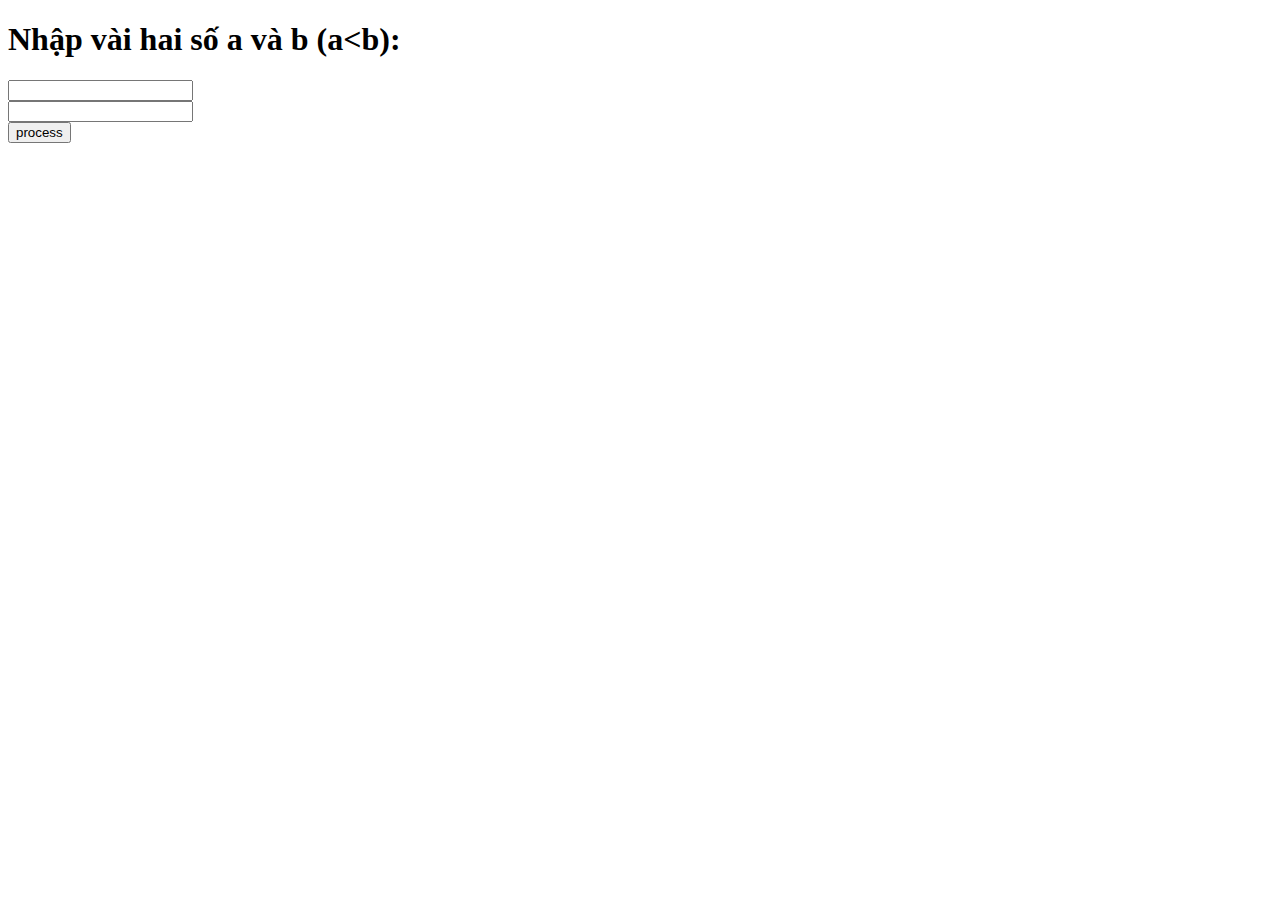
<file: bài 1/index.html>
<!DOCTYPE html>
<html lang="en">
  <head>
    <meta charset="UTF-8" />
    <meta
      name="viewport"
      content="width=device-width, initial-scale=1.0" />
    <title>bài 1</title>
  </head>
  <body>
    <h1>Nhập vài hai số a và b <span>(a&lt;b):</span></h1>
    <div class="numberone">
      <input
        type="number"
        id="number1" />
    </div>
    <div class="numbertwo">
      <input
        type="number"
        id="number2" />
    </div>
    <button onclick="result()">process</button>
    <h2 class="Primenum"></h2>
    <h2 class="Primesum"></h2>
    <script src="./app.js"></script>
  </body>
</html>
</file>
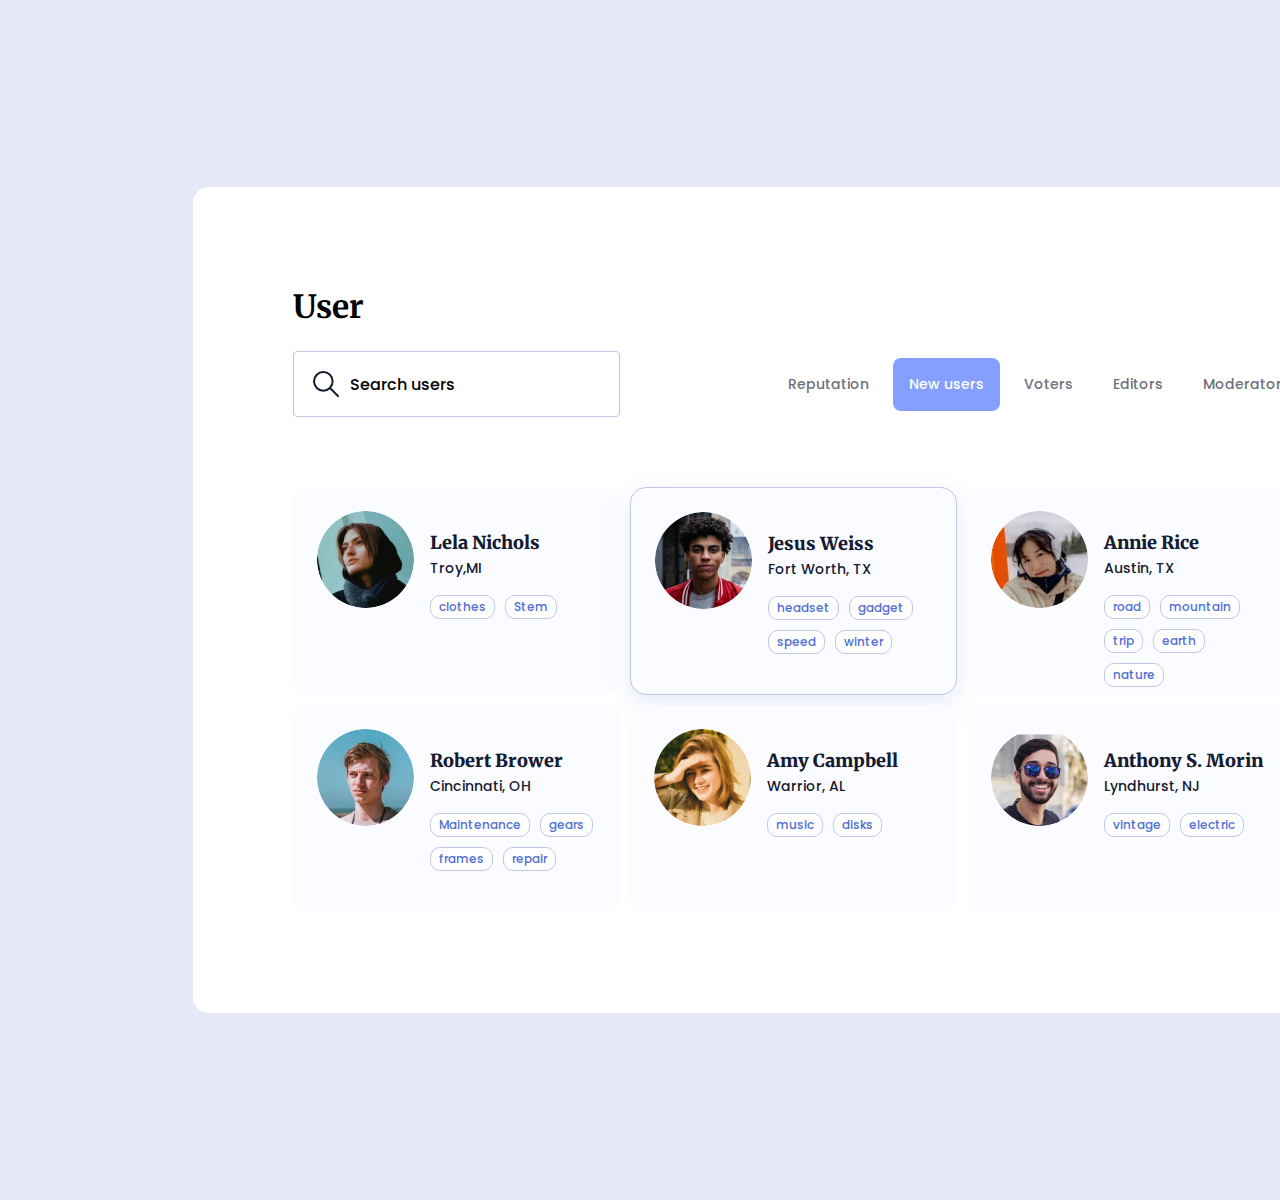
<file: bài 3/index.html>
<!DOCTYPE html>
<html lang="en">
  <head>
    <meta charset="UTF-8" />
    <meta
      name="viewport"
      content="width=device-width, initial-scale=1.0" />
    <link
      rel="stylesheet"
      href="./style.css" />
    <link
      rel="preconnect"
      href="https://fonts.googleapis.com" />
    <link
      rel="preconnect"
      href="https://fonts.gstatic.com"
      crossorigin />
    <link
      href="https://fonts.googleapis.com/css2?family=Merriweather&family=Montserrat&family=Poppins&display=swap"
      rel="stylesheet" />

    <title>bài 3</title>
  </head>
  <body>
    <div class="canvas">
      <div class="contentContainer">
        <div class="frame26">
          <h1>User</h1>

          <!-- finding bar -->
          <div class="findbar">
            <div class="findingBox">
              <svg
                xmlns="http://www.w3.org/2000/svg"
                width="32"
                height="32"
                viewBox="0 0 32 32"
                fill="none">
                <g clip-path="url(#clip0_2_6)">
                  <path
                    d="M13.3333 22.6667C18.488 22.6667 22.6667 18.488 22.6667 13.3333C22.6667 8.17868 18.488 4 13.3333 4C8.17868 4 4 8.17868 4 13.3333C4 18.488 8.17868 22.6667 13.3333 22.6667Z"
                    stroke="#151B32"
                    stroke-width="2"
                    stroke-linecap="round"
                    stroke-linejoin="round" />
                  <path
                    d="M28 28L20 20"
                    stroke="#151B32"
                    stroke-width="2"
                    stroke-linecap="round"
                    stroke-linejoin="round" />
                </g>
                <defs>
                  <clipPath id="clip0_2_6">
                    <rect
                      width="32"
                      height="32"
                      fill="white" />
                  </clipPath>
                </defs>
              </svg>
              <span>Search users</span>
            </div>
            <div class="navbar">
              <ul>
                <li>Reputation</li>
                <li id="navbtnChecked">New users</li>
                <li>Voters</li>
                <li>Editors</li>
                <li>Moderators</li>
              </ul>
            </div>
          </div>
        </div>

        <!-- user list -->
        <div class="usercardContainer">
          <div class="userCard">
            <img
              src="./Ellipse 1.png"
              alt="" />
            <div class="userinfo">
              <div class="nameinfo">
                <h3>Lela Nichols</h3>
                <span>Troy,MI</span>
              </div>
              <div class="majortag">
                <span>clothes</span>
                <span>Stem</span>
              </div>
            </div>
          </div>

          <div
            class="userCard"
            id="hoverup">
            <img
              src="./Ellipse 1 (1).png"
              alt="" />
            <div class="userinfo">
              <div class="nameinfo">
                <h3>Jesus Weiss</h3>
                <span>Fort Worth, TX</span>
              </div>
              <div class="majortag">
                <span>headset</span>
                <span>gadget</span>
                <span>speed</span>
                <span>winter</span>
              </div>
            </div>
          </div>

          <div class="userCard">
            <img
              src="./Ellipse 1 (2).png"
              alt="" />
            <div class="userinfo">
              <div class="nameinfo">
                <h3>Annie Rice</h3>
                <span>Austin, TX</span>
              </div>
              <div class="majortag">
                <span>road</span>
                <span>mountain</span>
                <span>trip</span>
                <span>earth</span>
                <span>nature</span>
              </div>
            </div>
          </div>

          <div class="userCard">
            <img
              src="./Ellipse 1 (5).png"
              alt="" />
            <div class="userinfo">
              <div class="nameinfo">
                <h3>Robert Brower</h3>
                <span>Cincinnati, OH</span>
              </div>
              <div class="majortag">
                <span>Maintenance</span>
                <span>gears</span>
                <span>frames</span>
                <span>repair</span>
              </div>
            </div>
          </div>

          <div class="userCard">
            <img
              src="./Ellipse 1 (3).png"
              alt="" />
            <div class="userinfo">
              <div class="nameinfo">
                <h3>Amy Campbell</h3>
                <span>Warrior, AL</span>
              </div>
              <div class="majortag">
                <span>music</span>
                <span>disks</span>
              </div>
            </div>
          </div>
          
          <div class="userCard">
            <img
              src="./Ellipse 1 (4).png"
              alt="" />
            <div class="userinfo">
              <div class="nameinfo">
                <h3>Anthony S. Morin</h3>
                <span>Lyndhurst, NJ</span>
              </div>
              <div class="majortag">
                <span>vintage</span>
                <span>electric</span>
              </div>
            </div>
          </div>
        </div>
      </div>
    </div>
  </body>
</html>
</file>
<file: bài 3/style.css>
* {
  margin: 0;
  padding: 0;
  box-sizing: border-box;
}

body {
  font-family: "Merriweather";
  background-color: #f1f1f1;
}

.canvas {
  background-color: #e6eaf8;
  display: flex;
  justify-content: center;
  align-items: center;
  width: 1600px;
  height: 1200px;
  margin: auto;
  padding: 173px 194px 173px 193px;
}

.contentContainer {
  background-color: #ffffff;
  padding: 100px;
  border-radius: 16px;
  display: flex;
  flex-direction: column;
}

.frame26 {
  display: flex;
  flex-direction: column;
  align-items: flex-start;
  gap: 24px;
  margin-bottom: 70px;
}
/* finding bar */
.findbar {
  display: flex;
  flex-direction: row;
  align-items: center;
  width: 100%;
  justify-content: space-between;
  font-size: 16px;
  font-weight: 500;
}

.findbar .findingBox {
  font-family: "Poppins";
  display: flex;
  width: 327px;
  padding: 16px;
  align-items: center;
  gap: 8px;
  border-radius: 4px;
  border: 1px solid var(--bfc-8-e-6, #bfc8e5);
}

.findbar .navbar {
  font-family: "Poppins";
  display: flex;
  justify-content: space-between;
  align-items: center;
  align-self: stretch;
}

.findbar .navbar ul {
  display: flex;
  flex-direction: row;
  align-items: center;
  gap: 8px;
}

.findbar .navbar ul li {
  list-style: none;
  font-size: 14px;
  font-weight: 500;
  color: #6e707e;
  cursor: pointer;
  padding: 16px;
}

#navbtnChecked {
  color: #ffffff;
  border-radius: 8px;
  background: #849fff;
}

/* card */
.usercardContainer {
  display: flex;
  flex-direction: row;
  flex-wrap: wrap;
  gap: 10px;
}

.userCard {
  display: flex;
  width: 327px;
  height: 208px;
  padding: 24px;
  align-items: flex-start;
  gap: 16px;
  border-radius: 16px;
  background: #fbfcff;
}

#hoverup {
  border-radius: 16px;
  border: 1px solid #bfc8e5;
  background: #fbfcff;
  box-shadow: 0px 8px 23px 0px rgba(218, 224, 249, 0.7);
}

.userCard img {
  width: 97px;
  height: 97px;
  flex-shrink: 0;
  object-fit: cover;
  image-rendering: auto;
  border-radius: 97px;
}

.userCard .nameinfo {
  margin-top: 20px;
  display: flex;
  flex-direction: column;
  gap: 4px;
}
.userCard .nameinfo h3 {
  color: var(--151-b-32, #151b32);
  font-family: Merriweather;
  font-size: 18px;
  font-style: normal;
  font-weight: 900;
  line-height: normal;
}
.userCard .nameinfo span {
  color: var(--151-b-32, #151b32);
  font-family: Poppins;
  font-size: 14px;
  font-style: normal;
  font-weight: 500;
  line-height: normal;
}

.userCard .userinfo .majortag {
  margin-top: 16px;
  display: flex;
  flex-direction: row;
  flex-wrap: wrap;
  justify-content: flex-start;
  align-items: center;
  gap: 10px;
}

.userCard .userinfo .majortag span {
  color: #516fd4;
  font-family: Poppins;
  font-size: 12px;
  font-style: normal;
  font-weight: 500;
  line-height: normal;
  border-radius: 10px;
  border: 1px solid var(--bfc-8-e-6, #bfc8e5);
  background: #fff;
  padding: 2px 8px;
}
</file>
